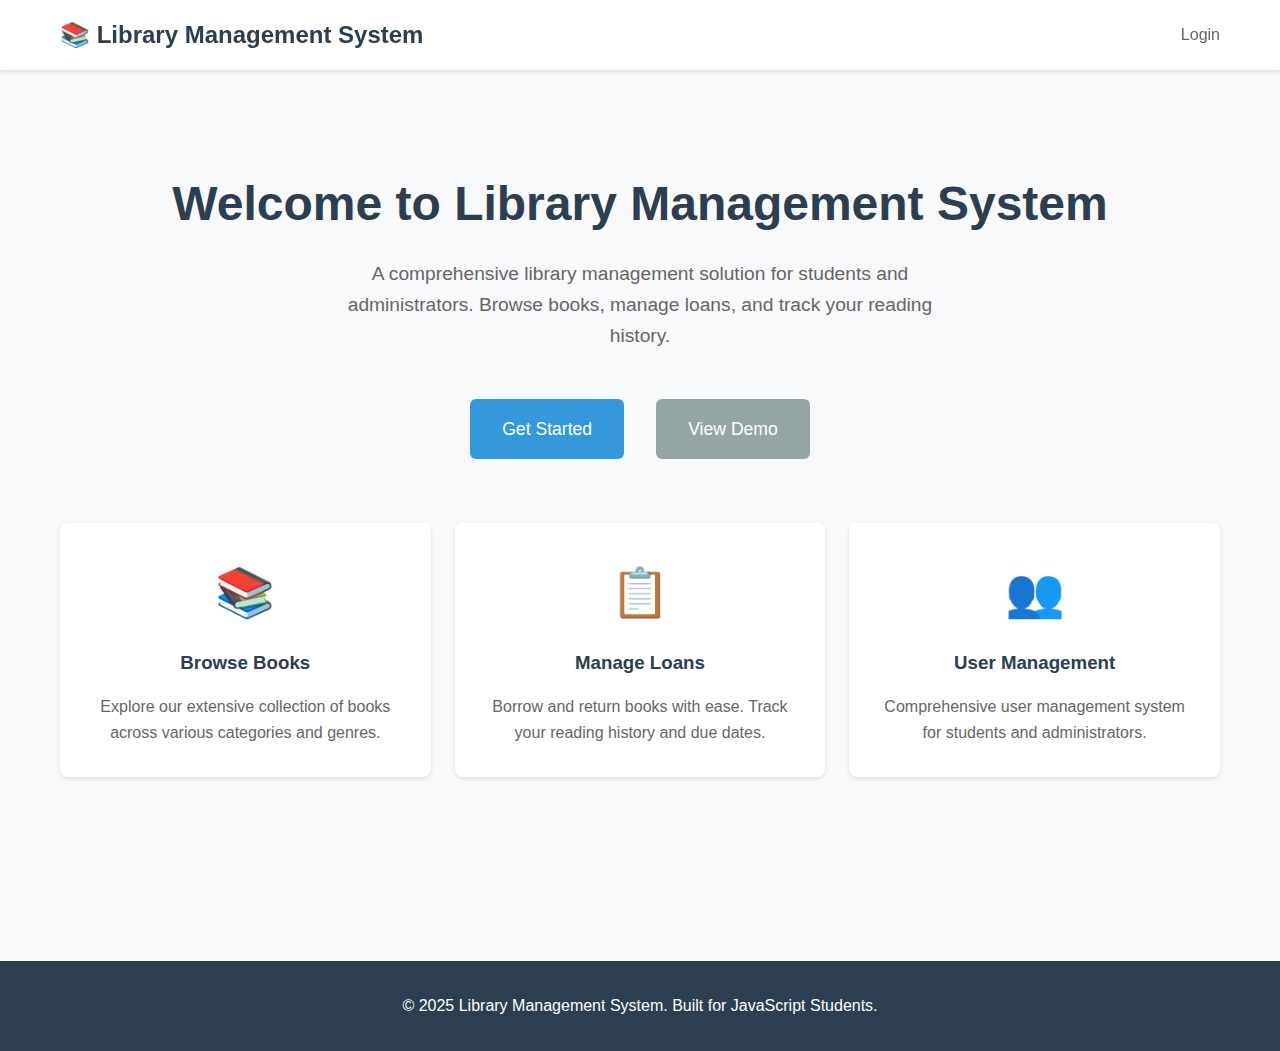
<file: index.html>
<!doctype html>
<html lang="en">
  <head>
    <meta charset="UTF-8" />
    <meta name="viewport" content="width=device-width, initial-scale=1.0" />
    <title>Library Management System</title>
    <link rel="stylesheet" href="css/style.css" />
  </head>
  <body>
    <header class="header">
      <div class="container">
        <div class="header-content">
          <div class="logo">📚 Library Management System</div>
          <nav class="nav">
            <a href="login.html">Login</a>
          </nav>
        </div>
      </div>
    </header>

    <main class="main-content">
      <div class="container">
        <div style="text-align: center; padding: 4rem 0">
          <h1 style="font-size: 3rem; color: #2c3e50; margin-bottom: 1rem">
            Welcome to Library Management System
          </h1>
          <p
            style="
              font-size: 1.2rem;
              color: #666;
              margin-bottom: 3rem;
              max-width: 600px;
              margin-left: auto;
              margin-right: auto;
            "
          >
            A comprehensive library management solution for students and
            administrators. Browse books, manage loans, and track your reading
            history.
          </p>

          <div
            style="
              display: flex;
              gap: 2rem;
              justify-content: center;
              flex-wrap: wrap;
              margin-bottom: 3rem;
            "
          >
            <a
              href="login.html"
              class="btn btn-primary"
              style="padding: 1rem 2rem; font-size: 1.1rem"
            >
              Get Started
            </a>
            <a
              href="dashboard.html"
              class="btn btn-secondary"
              style="padding: 1rem 2rem; font-size: 1.1rem"
            >
              View Demo
            </a>
          </div>

          <div class="grid grid-3" style="margin-top: 4rem">
            <div class="card" style="text-align: center; padding: 2rem">
              <div style="font-size: 3rem; margin-bottom: 1rem">📚</div>
              <h3 style="color: #2c3e50; margin-bottom: 1rem">Browse Books</h3>
              <p style="color: #666">
                Explore our extensive collection of books across various
                categories and genres.
              </p>
            </div>

            <div class="card" style="text-align: center; padding: 2rem">
              <div style="font-size: 3rem; margin-bottom: 1rem">📋</div>
              <h3 style="color: #2c3e50; margin-bottom: 1rem">Manage Loans</h3>
              <p style="color: #666">
                Borrow and return books with ease. Track your reading history
                and due dates.
              </p>
            </div>

            <div class="card" style="text-align: center; padding: 2rem">
              <div style="font-size: 3rem; margin-bottom: 1rem">👥</div>
              <h3 style="color: #2c3e50; margin-bottom: 1rem">
                User Management
              </h3>
              <p style="color: #666">
                Comprehensive user management system for students and
                administrators.
              </p>
            </div>
          </div>
        </div>
      </div>
    </main>

    <footer
      style="
        background: #2c3e50;
        color: white;
        text-align: center;
        padding: 2rem 0;
        margin-top: 4rem;
      "
    >
      <div class="container">
        <p>
          &copy; 2025 Library Management System. Built for JavaScript Students.
        </p>
      </div>
    </footer>
  </body>
</html>
</file>
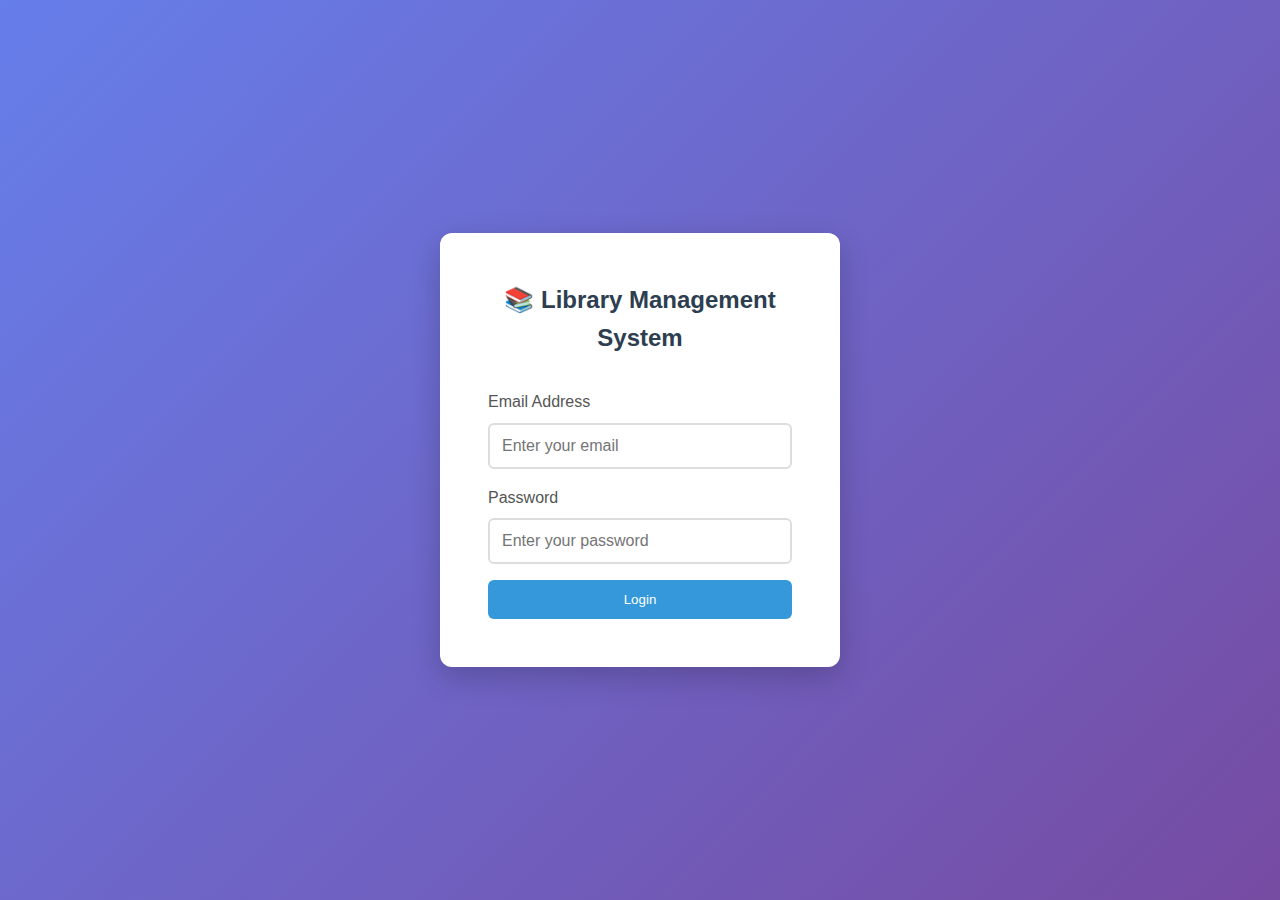
<file: books.html>
<!doctype html>
<html lang="en">
  <head>
    <meta charset="UTF-8" />
    <meta name="viewport" content="width=device-width, initial-scale=1.0" />
    <title>Browse Books - Library Management System</title>
    <link rel="stylesheet" href="css/style.css" />
    <script src="js/auth.js" defer="defer"></script>
    <script src="js/api.js" defer="defer"></script>
    <script src="js/cache.js" defer="defer"></script>
    <script src="js/utils.js" defer="defer"></script>
    <script src="js/books.js" defer="defer"></script>
  </head>
  <body>
    <header class="header">
      <div class="container">
        <div class="header-content">
          <div class="logo">📚 Library Management</div>
          <nav class="nav">
            <a href="dashboard.html">Dashboard</a>
            <a href="books.html" class="active">Browse Books</a>
            <a href="my-loans.html">My Loans</a>
            <a href="login.html">Logout</a>
          </nav>
          <div class="user-info">
            <div class="user-avatar">S</div>
            <span>Student Name</span>
          </div>
        </div>
      </div>
    </header>

    <main class="main-content">
      <div class="container">
        <h1>Browse Books</h1>
        <p style="color: #666; margin-bottom: 2rem">
          Explore our collection and find your next read.
        </p>

        <div class="grid grid-3">
          <div class="card">
            <div
              style="
                display: flex;
                justify-content: space-between;
                align-items: start;
                margin-bottom: 1rem;
              "
            >
              <h3 style="margin: 0; color: #2c3e50">
                JavaScript: The Good Parts
              </h3>
              <span class="status status-available">Available</span>
            </div>
            <p style="color: #666; margin-bottom: 0.5rem">
              <strong>Author:</strong> Douglas Crockford
            </p>
            <p style="color: #666; margin-bottom: 0.5rem">
              <strong>ISBN:</strong> 9780596517748
            </p>
            <p style="color: #666; margin-bottom: 0.5rem">
              <strong>Category:</strong> Programming
            </p>
            <p style="color: #666; margin-bottom: 1rem">
              <strong>Available Copies:</strong> 5
            </p>
            <p style="margin-bottom: 1rem; font-size: 0.9rem; color: #555">
              A comprehensive guide to JavaScript programming with best
              practices and common pitfalls.
            </p>
            <div style="display: flex; gap: 0.5rem">
              <button class="btn btn-primary btn-sm">Borrow Book</button>
              <button class="btn btn-secondary btn-sm">View Details</button>
            </div>
          </div>

          <div class="card">
            <div
              style="
                display: flex;
                justify-content: space-between;
                align-items: start;
                margin-bottom: 1rem;
              "
            >
              <h3 style="margin: 0; color: #2c3e50">Clean Code</h3>
              <span class="status status-available">Available</span>
            </div>
            <p style="color: #666; margin-bottom: 0.5rem">
              <strong>Author:</strong> Robert C. Martin
            </p>
            <p style="color: #666; margin-bottom: 0.5rem">
              <strong>ISBN:</strong> 9780132350884
            </p>
            <p style="color: #666; margin-bottom: 0.5rem">
              <strong>Category:</strong> Programming
            </p>
            <p style="color: #666; margin-bottom: 1rem">
              <strong>Available Copies:</strong> 3
            </p>
            <p style="margin-bottom: 1rem; font-size: 0.9rem; color: #555">
              A handbook of agile software craftsmanship with practical advice
              for writing clean code.
            </p>
            <div style="display: flex; gap: 0.5rem">
              <button class="btn btn-primary btn-sm">Borrow Book</button>
              <button class="btn btn-secondary btn-sm">View Details</button>
            </div>
          </div>

          <div class="card">
            <div
              style="
                display: flex;
                justify-content: space-between;
                align-items: start;
                margin-bottom: 1rem;
              "
            >
              <h3 style="margin: 0; color: #2c3e50">The Great Gatsby</h3>
              <span class="status status-unavailable">Unavailable</span>
            </div>
            <p style="color: #666; margin-bottom: 0.5rem">
              <strong>Author:</strong> F. Scott Fitzgerald
            </p>
            <p style="color: #666; margin-bottom: 0.5rem">
              <strong>ISBN:</strong> 9780743273565
            </p>
            <p style="color: #666; margin-bottom: 0.5rem">
              <strong>Category:</strong> Fiction
            </p>
            <p style="color: #666; margin-bottom: 1rem">
              <strong>Available Copies:</strong> 0
            </p>
            <p style="margin-bottom: 1rem; font-size: 0.9rem; color: #555">
              A classic American novel set in the Jazz Age, exploring themes of
              wealth, love, and the American Dream.
            </p>
            <div style="display: flex; gap: 0.5rem">
              <button class="btn btn-secondary btn-sm" disabled>
                Not Available
              </button>
              <button class="btn btn-secondary btn-sm">View Details</button>
            </div>
          </div>

          <div class="card">
            <div
              style="
                display: flex;
                justify-content: space-between;
                align-items: start;
                margin-bottom: 1rem;
              "
            >
              <h3 style="margin: 0; color: #2c3e50">Atomic Habits</h3>
              <span class="status status-available">Available</span>
            </div>
            <p style="color: #666; margin-bottom: 0.5rem">
              <strong>Author:</strong> James Clear
            </p>
            <p style="color: #666; margin-bottom: 0.5rem">
              <strong>ISBN:</strong> 9780735211292
            </p>
            <p style="color: #666; margin-bottom: 0.5rem">
              <strong>Category:</strong> Self-Help
            </p>
            <p style="color: #666; margin-bottom: 1rem">
              <strong>Available Copies:</strong> 4
            </p>
            <p style="margin-bottom: 1rem; font-size: 0.9rem; color: #555">
              An easy and proven way to build good habits and break bad ones
              with practical strategies.
            </p>
            <div style="display: flex; gap: 0.5rem">
              <button class="btn btn-primary btn-sm">Borrow Book</button>
              <button class="btn btn-secondary btn-sm">View Details</button>
            </div>
          </div>

          <div class="card">
            <div
              style="
                display: flex;
                justify-content: space-between;
                align-items: start;
                margin-bottom: 1rem;
              "
            >
              <h3 style="margin: 0; color: #2c3e50">Deep Work</h3>
              <span class="status status-available">Available</span>
            </div>
            <p style="color: #666; margin-bottom: 0.5rem">
              <strong>Author:</strong> Cal Newport
            </p>
            <p style="color: #666; margin-bottom: 0.5rem">
              <strong>ISBN:</strong> 9781455586691
            </p>
            <p style="color: #666; margin-bottom: 0.5rem">
              <strong>Category:</strong> Productivity
            </p>
            <p style="color: #666; margin-bottom: 1rem">
              <strong>Available Copies:</strong> 3
            </p>
            <p style="margin-bottom: 1rem; font-size: 0.9rem; color: #555">
              Rules for focused success in a distracted world with practical
              advice for deep work.
            </p>
            <div style="display: flex; gap: 0.5rem">
              <button class="btn btn-primary btn-sm">Borrow Book</button>
              <button class="btn btn-secondary btn-sm">View Details</button>
            </div>
          </div>

          <div class="card">
            <div
              style="
                display: flex;
                justify-content: space-between;
                align-items: start;
                margin-bottom: 1rem;
              "
            >
              <h3 style="margin: 0; color: #2c3e50">Good to Great</h3>
              <span class="status status-available">Available</span>
            </div>
            <p style="color: #666; margin-bottom: 0.5rem">
              <strong>Author:</strong> Jim Collins
            </p>
            <p style="color: #666; margin-bottom: 0.5rem">
              <strong>ISBN:</strong> 9780066620992
            </p>
            <p style="color: #666; margin-bottom: 0.5rem">
              <strong>Category:</strong> Business
            </p>
            <p style="color: #666; margin-bottom: 1rem">
              <strong>Available Copies:</strong> 2
            </p>
            <p style="margin-bottom: 1rem; font-size: 0.9rem; color: #555">
              Why some companies make the leap and others don't, with insights
              from extensive research.
            </p>
            <div style="display: flex; gap: 0.5rem">
              <button class="btn btn-primary btn-sm">Borrow Book</button>
              <button class="btn btn-secondary btn-sm">View Details</button>
            </div>
          </div>
        </div>
      </div>
    </main>
  </body>
</html>
</file>
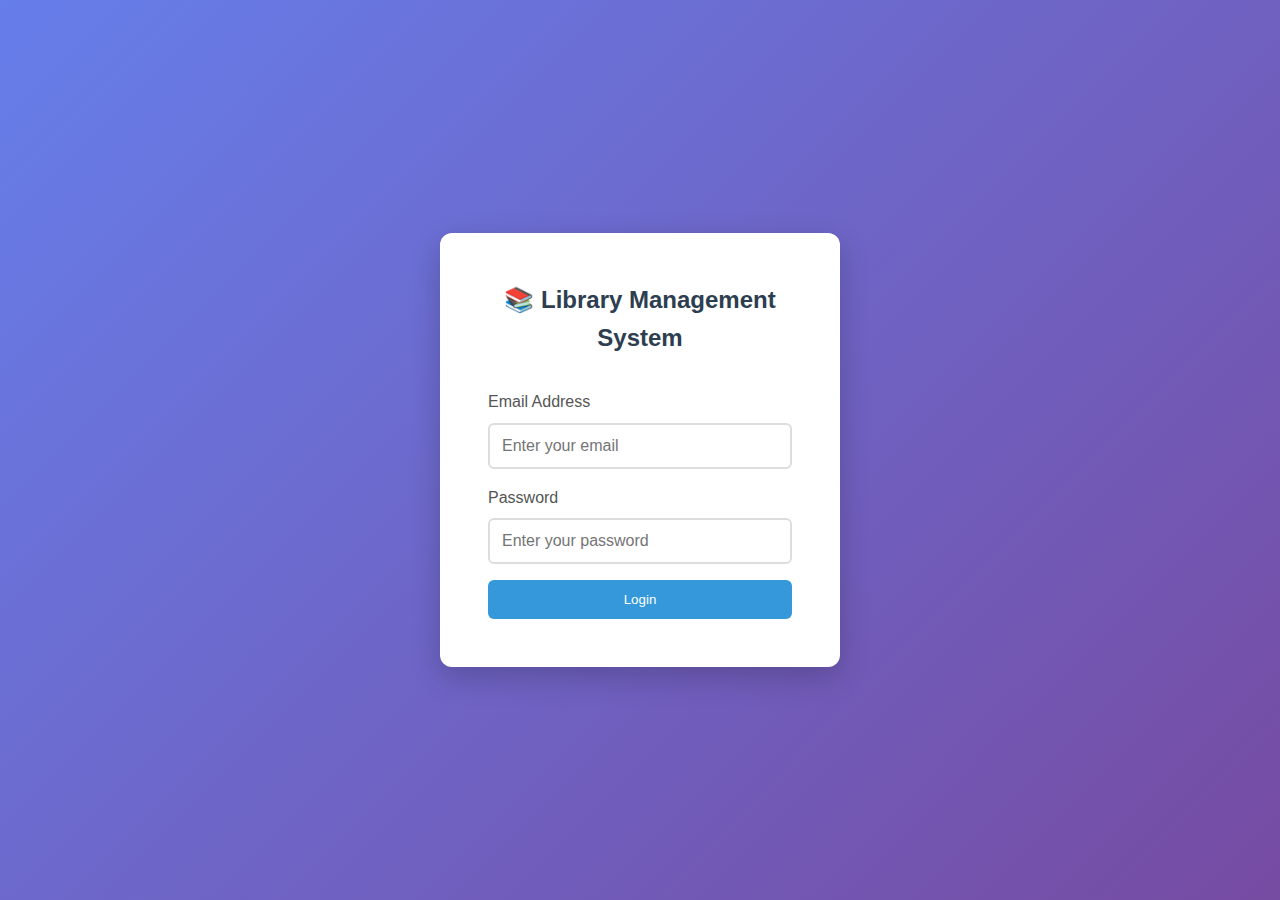
<file: dashboard.html>
<!doctype html>
<html lang="en">
  <head>
    <meta charset="UTF-8" />
    <meta name="viewport" content="width=device-width, initial-scale=1.0" />
    <title>Student Dashboard - Library Management System</title>
    <link rel="stylesheet" href="css/style.css" />
    <script src="js/auth.js" defer="defer"></script>
    <script src="js/api.js" defer="defer"></script>
    <script src="js/utils.js" defer="defer"></script>
    <script src="js/dashboard.js" defer="defer"></script>
  </head>
  <body>
    <header class="header">
      <div class="container">
        <div class="header-content">
          <div class="logo">📚 Library Management</div>
          <nav class="nav">
            <a href="dashboard.html" class="active">Dashboard</a>
            <a href="books.html">Browse Books</a>
            <a href="my-loans.html">My Loans</a>
            <a href="login.html">Logout</a>
          </nav>
          <div class="user-info">
            <div class="user-avatar" id="userAvatar">S</div>
            <span id="userName">Student Name</span>
          </div>
        </div>
      </div>
    </header>

    <main class="main-content">
      <div class="container">
        <h1>Welcome back, <span id="studentName">Student Name</span>!</h1>
        <p style="color: #666; margin-bottom: 2rem">
          Manage your library account and explore our collection.
        </p>

        <div class="grid grid-2">
          <div class="card stat-card">
            <div class="stat-number" id="activeLoans">0</div>
            <div class="stat-label">Active Loans</div>
          </div>
          <div class="card stat-card">
            <div class="stat-number" id="availableBooks">0</div>
            <div class="stat-label">Available Books</div>
          </div>
        </div>

        <div class="card">
          <div class="card-header">
            <h2 class="card-title">Quick Actions</h2>
          </div>
          <div class="grid grid-2">
            <a
              href="books.html"
              class="btn btn-primary"
              style="text-align: center; padding: 2rem"
            >
              <h3>📖 Browse Books</h3>
              <p>Explore our collection and find your next read</p>
            </a>
            <a
              href="my-loans.html"
              class="btn btn-success"
              style="text-align: center; padding: 2rem"
            >
              <h3>📋 My Loans</h3>
              <p>View and manage your current loans</p>
            </a>
          </div>
        </div>
      </div>
    </main>
  </body>
</html>
</file>
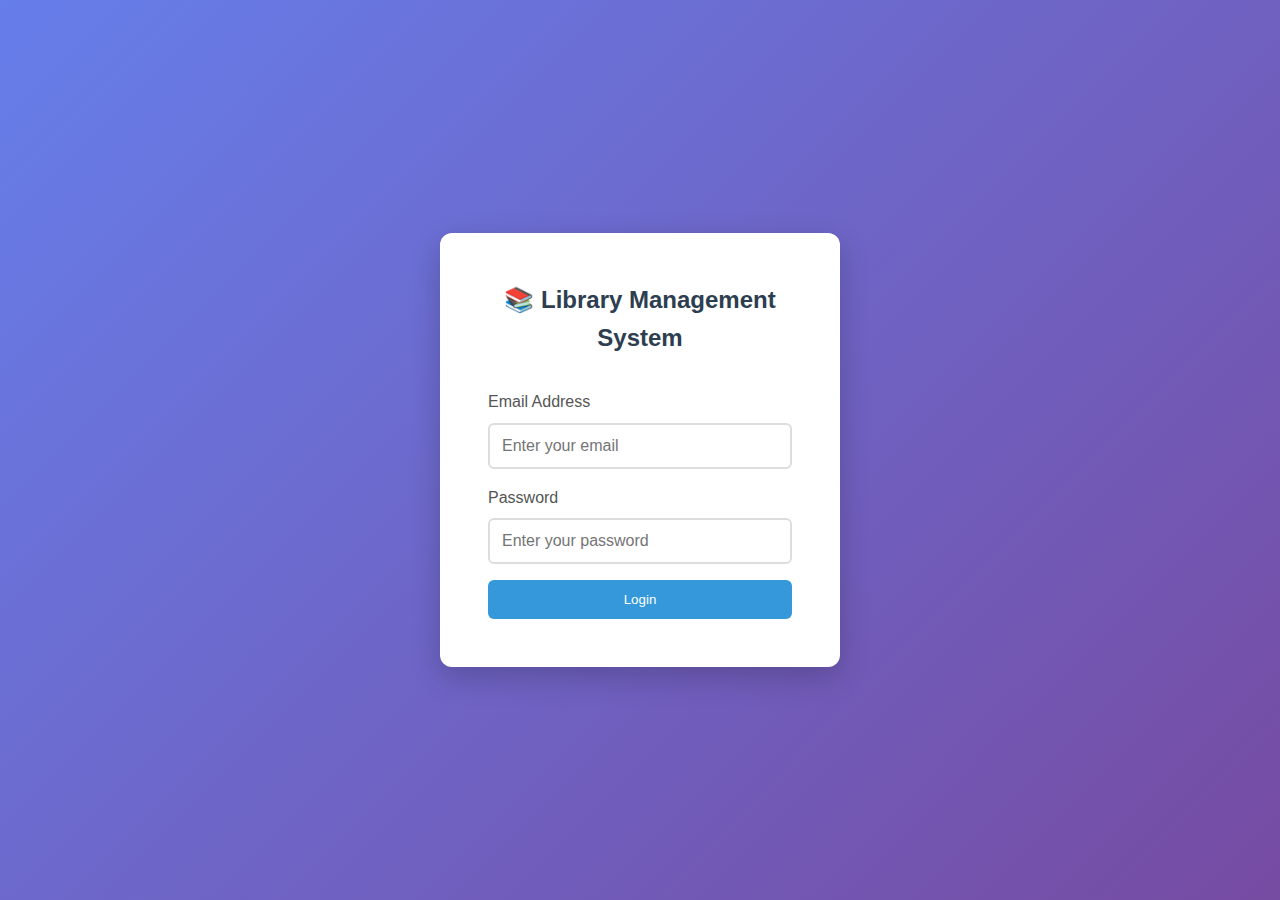
<file: login.html>
<!doctype html>
<html lang="en">
  <head>
    <meta charset="UTF-8" />
    <meta name="viewport" content="width=device-width, initial-scale=1.0" />
    <title>Library Management System - Login</title>
    <link rel="stylesheet" href="css/style.css" />
    <script src="js/auth.js" defer="defer"></script>
    <script src="js/api.js" defer="defer"></script>
    <script src="js/utils.js" defer="defer"></script>
    <script src="js/login.js" defer="defer"></script>
  </head>
  <body>
    <div class="login-container">
      <div class="login-card">
        <h1 class="login-title">📚 Library Management System</h1>

        <div id="alert-container"></div>

        <form id="loginForm">
          <div class="form-group">
            <label for="email" class="form-label">Email Address</label>
            <input
              type="email"
              id="email"
              class="form-input"
              placeholder="Enter your email"
              required
            />
          </div>

          <div class="form-group">
            <label for="password" class="form-label">Password</label>
            <input
              type="password"
              id="password"
              class="form-input"
              placeholder="Enter your password"
              required
            />
          </div>

          <button type="submit" class="btn btn-primary" style="width: 100%">
            <span id="loginText">Login</span>
            <span id="loginSpinner" class="loading hidden"></span>
          </button>
        </form>
      </div>
    </div>
  </body>
</html>
</file>
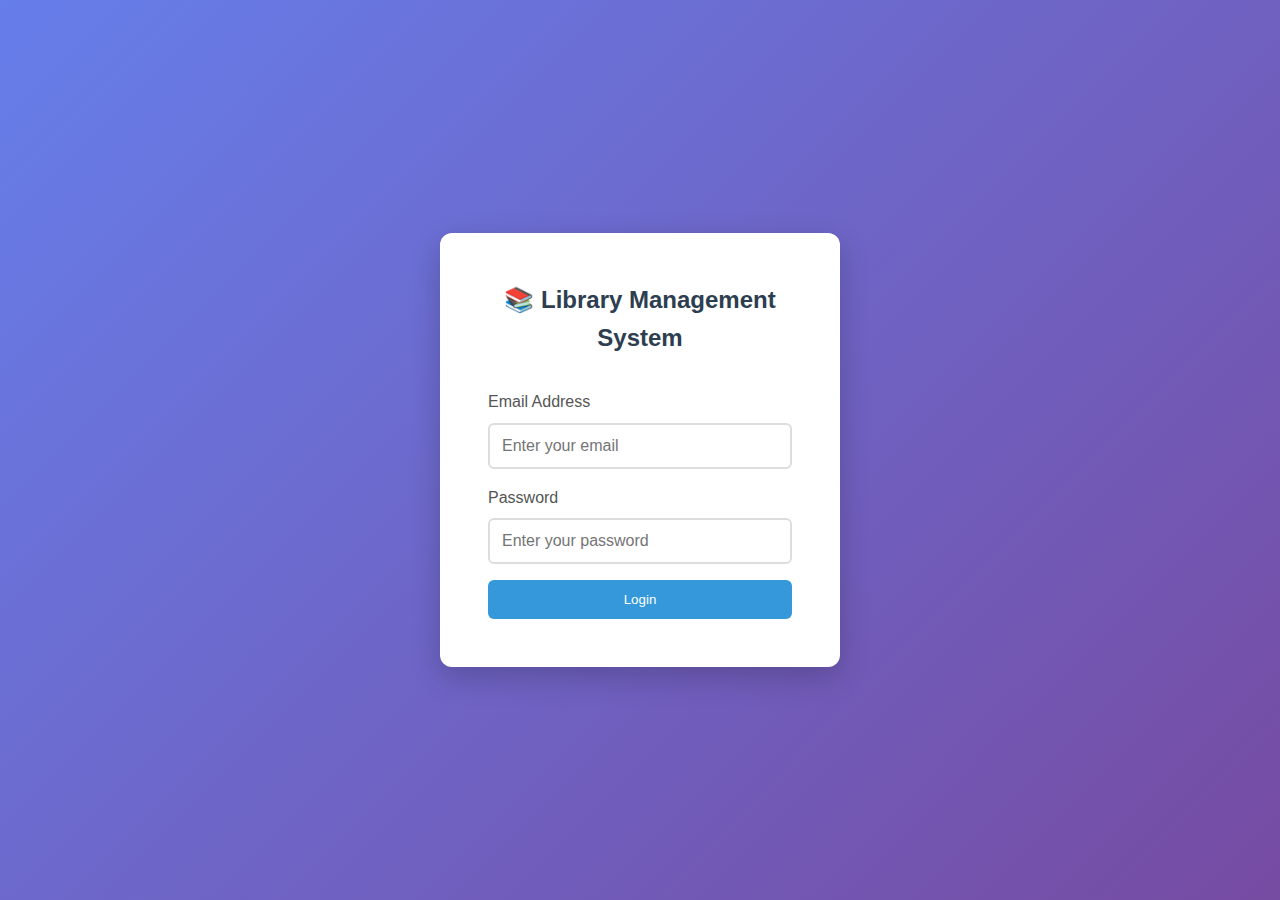
<file: my-loans.html>
<!doctype html>
<html lang="en">
  <head>
    <meta charset="UTF-8" />
    <meta name="viewport" content="width=device-width, initial-scale=1.0" />
    <title>My Loans - Library Management System</title>
    <link rel="stylesheet" href="css/style.css" />
    <script src="js/auth.js" defer="defer"></script>
    <script src="js/api.js" defer="defer"></script>
    <script src="js/utils.js" defer="defer"></script>
    <script src="js/my-loans.js" defer="defer"></script>
  </head>
  <body>
    <header class="header">
      <div class="container">
        <div class="header-content">
          <div class="logo">📚 Library Management</div>
          <nav class="nav">
            <a href="dashboard.html">Dashboard</a>
            <a href="books.html">Browse Books</a>
            <a href="my-loans.html" class="active">My Loans</a>
            <a href="login.html">Logout</a>
          </nav>
          <div class="user-info">
            <div class="user-avatar">S</div>
            <span>Student Name</span>
          </div>
        </div>
      </div>
    </header>

    <main class="main-content">
      <div class="container">
        <h1>My Loans</h1>
        <p style="color: #666; margin-bottom: 2rem">
          View and manage your borrowed books.
        </p>

        <div class="card">
          <div class="card-header">
            <h2 class="card-title">Your Loans</h2>
            <span style="color: #666">Total: 3 loans</span>
          </div>

          <table class="table">
            <thead>
              <tr>
                <th>Book Title</th>
                <th>Author</th>
                <th>Loan Date</th>
                <th>Status</th>
                <th>Actions</th>
              </tr>
            </thead>
            <tbody>
              <tr>
                <td>
                  <strong>JavaScript: The Good Parts</strong>
                  <br />
                  <small style="color: #666">ISBN: 9780596517748</small>
                </td>
                <td>Douglas Crockford</td>
                <td>2025-09-07</td>
                <td><span class="status status-active">Active</span></td>
                <td>
                  <button class="btn btn-success btn-sm">Return</button>
                </td>
              </tr>
              <tr>
                <td>
                  <strong>Clean Code</strong>
                  <br />
                  <small style="color: #666">ISBN: 9780132350884</small>
                </td>
                <td>Robert C. Martin</td>
                <td>2025-09-05</td>
                <td><span class="status status-active">Active</span></td>
                <td>
                  <button class="btn btn-success btn-sm">Return</button>
                </td>
              </tr>
              <tr>
                <td>
                  <strong>Atomic Habits</strong>
                  <br />
                  <small style="color: #666">ISBN: 9780735211292</small>
                </td>
                <td>James Clear</td>
                <td>2025-08-20</td>
                <td><span class="status status-returned">Returned</span></td>
                <td>
                  <button class="btn btn-secondary btn-sm" disabled>
                    Returned
                  </button>
                </td>
              </tr>
            </tbody>
          </table>
        </div>

        <div class="grid grid-2">
          <div class="card stat-card">
            <div class="stat-number">2</div>
            <div class="stat-label">Active Loans</div>
          </div>
          <div class="card stat-card">
            <div class="stat-number">1</div>
            <div class="stat-label">Returned Books</div>
          </div>
        </div>
      </div>
    </main>
  </body>
</html>
</file>
<file: css/style.css>
/* Library Management System - Minimal Flat Design */

/* Reset and Base Styles */
* {
  margin: 0;
  padding: 0;
  box-sizing: border-box;
}

body {
  font-family: "Segoe UI", Tahoma, Geneva, Verdana, sans-serif;
  line-height: 1.6;
  color: #333;
  background-color: #f8f9fa;
}

/* Container */
.container {
  max-width: 1200px;
  margin: 0 auto;
  padding: 0 20px;
}

/* Header */
.header {
  background: #fff;
  box-shadow: 0 2px 4px rgba(0, 0, 0, 0.1);
  position: sticky;
  top: 0;
  z-index: 100;
}

.header-content {
  display: flex;
  justify-content: space-between;
  align-items: center;
  padding: 1rem 0;
}

.logo {
  font-size: 1.5rem;
  font-weight: bold;
  color: #2c3e50;
}

.nav {
  display: flex;
  gap: 2rem;
  align-items: center;
}

.nav a {
  text-decoration: none;
  color: #666;
  font-weight: 500;
  transition: color 0.3s;
}

.nav a:hover,
.nav a.active {
  color: #3498db;
}

.user-info {
  display: flex;
  align-items: center;
  gap: 1rem;
}

.user-avatar {
  width: 40px;
  height: 40px;
  border-radius: 50%;
  background: #3498db;
  display: flex;
  align-items: center;
  justify-content: center;
  color: white;
  font-weight: bold;
}

/* Main Content */
.main-content {
  padding: 2rem 0;
  min-height: calc(100vh - 80px);
}

/* Cards */
.card {
  background: white;
  border-radius: 8px;
  box-shadow: 0 2px 4px rgba(0, 0, 0, 0.1);
  padding: 1.5rem;
  margin-bottom: 1.5rem;
}

.card-header {
  display: flex;
  justify-content: space-between;
  align-items: center;
  margin-bottom: 1rem;
  padding-bottom: 1rem;
  border-bottom: 1px solid #eee;
}

.card-title {
  font-size: 1.25rem;
  font-weight: 600;
  color: #2c3e50;
}

/* Buttons */
.btn {
  display: inline-block;
  padding: 0.75rem 1.5rem;
  border: none;
  border-radius: 6px;
  text-decoration: none;
  font-weight: 500;
  cursor: pointer;
  transition: all 0.3s;
  text-align: center;
}

.btn-primary {
  background: #3498db;
  color: white;
}

.btn-primary:hover {
  background: #2980b9;
  transform: translateY(-1px);
}

.btn-success {
  background: #27ae60;
  color: white;
}

.btn-success:hover {
  background: #229954;
}

.btn-danger {
  background: #e74c3c;
  color: white;
}

.btn-danger:hover {
  background: #c0392b;
}

.btn-secondary {
  background: #95a5a6;
  color: white;
}

.btn-secondary:hover {
  background: #7f8c8d;
}

.btn-sm {
  padding: 0.5rem 1rem;
  font-size: 0.875rem;
}

/* Forms */
.form-group {
  margin-bottom: 1rem;
}

.form-label {
  display: block;
  margin-bottom: 0.5rem;
  font-weight: 500;
  color: #555;
}

.form-input {
  width: 100%;
  padding: 0.75rem;
  border: 2px solid #ddd;
  border-radius: 6px;
  font-size: 1rem;
  transition: border-color 0.3s;
}

.form-input:focus {
  outline: none;
  border-color: #3498db;
}

.form-select {
  width: 100%;
  padding: 0.75rem;
  border: 2px solid #ddd;
  border-radius: 6px;
  font-size: 1rem;
  background: white;
}

/* Tables */
.table {
  width: 100%;
  border-collapse: collapse;
  margin-top: 1rem;
}

.table th,
.table td {
  padding: 1rem;
  text-align: left;
  border-bottom: 1px solid #eee;
}

.table th {
  background: #f8f9fa;
  font-weight: 600;
  color: #555;
}

.table tr:hover {
  background: #f8f9fa;
}

/* Status Badges */
.status {
  display: inline-block;
  padding: 0.25rem 0.75rem;
  border-radius: 20px;
  font-size: 0.875rem;
  font-weight: 500;
}

.status-active {
  background: #d4edda;
  color: #155724;
}

.status-overdue {
  background: #f8d7da;
  color: #721c24;
}

.status-returned {
  background: #d1ecf1;
  color: #0c5460;
}

.status-available {
  background: #d4edda;
  color: #155724;
}

.status-unavailable {
  background: #f8d7da;
  color: #721c24;
}

/* Grid Layout */
.grid {
  display: grid;
  gap: 1.5rem;
}

.grid-2 {
  grid-template-columns: repeat(auto-fit, minmax(300px, 1fr));
}

.grid-3 {
  grid-template-columns: repeat(auto-fit, minmax(250px, 1fr));
}

.grid-4 {
  grid-template-columns: repeat(auto-fit, minmax(200px, 1fr));
}

/* Statistics Cards */
.stat-card {
  text-align: center;
  padding: 2rem 1rem;
}

.stat-number {
  font-size: 2.5rem;
  font-weight: bold;
  color: #3498db;
  margin-bottom: 0.5rem;
}

.stat-label {
  color: #666;
  font-size: 0.875rem;
  text-transform: uppercase;
  letter-spacing: 0.5px;
}

/* Search and Filters */
.search-bar {
  display: flex;
  gap: 1rem;
  margin-bottom: 2rem;
  flex-wrap: wrap;
}

.search-input {
  flex: 1;
  min-width: 200px;
}

.filter-group {
  display: flex;
  gap: 1rem;
  align-items: center;
  flex-wrap: wrap;
}

/* Pagination */
.pagination {
  display: flex;
  justify-content: center;
  gap: 0.5rem;
  margin-top: 2rem;
}

.pagination a {
  padding: 0.5rem 1rem;
  border: 1px solid #ddd;
  text-decoration: none;
  color: #666;
  border-radius: 4px;
  transition: all 0.3s;
}

.pagination a:hover,
.pagination a.active {
  background: #3498db;
  color: white;
  border-color: #3498db;
}

/* Alerts */
.alert {
  padding: 1rem;
  border-radius: 6px;
  margin-bottom: 1rem;
}

.alert-success {
  background: #d4edda;
  color: #155724;
  border: 1px solid #c3e6cb;
}

.alert-error {
  background: #f8d7da;
  color: #721c24;
  border: 1px solid #f5c6cb;
}

.alert-info {
  background: #d1ecf1;
  color: #0c5460;
  border: 1px solid #bee5eb;
}

/* Login Page */
.login-container {
  display: flex;
  justify-content: center;
  align-items: center;
  min-height: 100vh;
  background: linear-gradient(135deg, #667eea 0%, #764ba2 100%);
}

.login-card {
  background: white;
  padding: 3rem;
  border-radius: 12px;
  box-shadow: 0 10px 30px rgba(0, 0, 0, 0.2);
  width: 100%;
  max-width: 400px;
}

.login-title {
  text-align: center;
  margin-bottom: 2rem;
  color: #2c3e50;
  font-size: 1.5rem;
}

/* Responsive Design */
@media (max-width: 768px) {
  .header-content {
    flex-direction: column;
    gap: 1rem;
  }

  .nav {
    flex-direction: column;
    gap: 1rem;
  }

  .search-bar {
    flex-direction: column;
  }

  .filter-group {
    flex-direction: column;
    align-items: stretch;
  }

  .table {
    font-size: 0.875rem;
  }

  .table th,
  .table td {
    padding: 0.5rem;
  }

  .grid-2,
  .grid-3,
  .grid-4 {
    grid-template-columns: 1fr;
  }
}

/* Loading Spinner */
.loading {
  display: inline-block;
  width: 20px;
  height: 20px;
  border: 3px solid #f3f3f3;
  border-top: 3px solid #3498db;
  border-radius: 50%;
  animation: spin 1s linear infinite;
}

@keyframes spin {
  0% {
    transform: rotate(0deg);
  }
  100% {
    transform: rotate(360deg);
  }
}

/* Utility Classes */
.text-center {
  text-align: center;
}
.text-right {
  text-align: right;
}
.text-left {
  text-align: left;
}
.mb-1 {
  margin-bottom: 0.5rem;
}
.mb-2 {
  margin-bottom: 1rem;
}
.mb-3 {
  margin-bottom: 1.5rem;
}
.mt-1 {
  margin-top: 0.5rem;
}
.mt-2 {
  margin-top: 1rem;
}
.mt-3 {
  margin-top: 1.5rem;
}
.hidden {
  display: none;
}
.visible {
  display: block;
}
</file>
